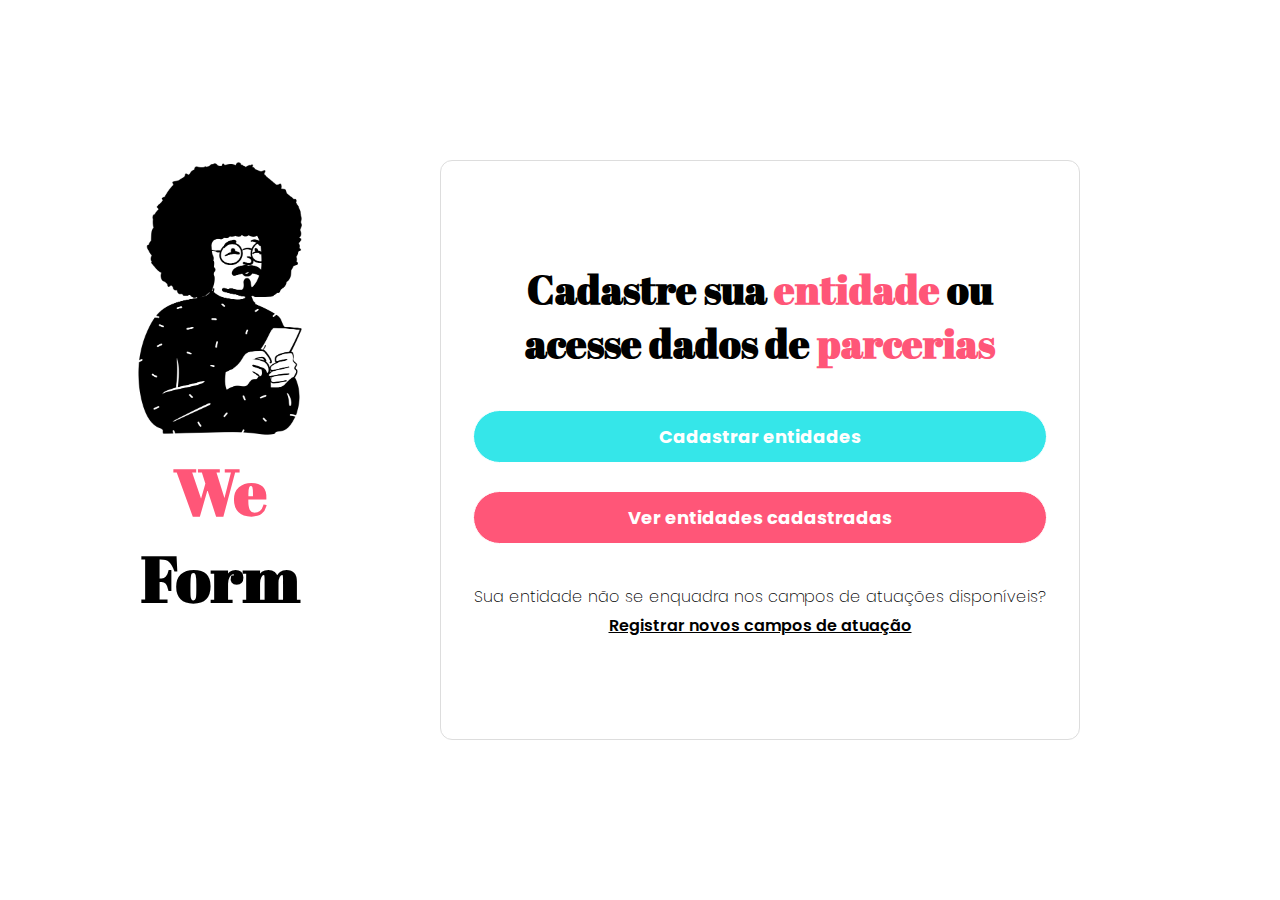
<file: index.html>
<!DOCTYPE html>
<html lang="pt-br">
<head>
    <meta charset="UTF-8">
    <meta name="viewport" content="width=device-width, initial-scale=1.0">
    <title>We Form</title>
    <link rel="stylesheet" href="styles.css">

    <link rel="preconnect" href="https://fonts.googleapis.com">
    <link rel="preconnect" href="https://fonts.gstatic.com" crossorigin>
    <link href="https://fonts.googleapis.com/css2?family=Abril+Fatface&family=Poppins:wght@100;200;400;500;700&display=swap" rel="stylesheet">

    <link rel="stylesheet" href="assets/fontawesome/css/all.css">
</head>
<body>
    
    <section class="home-container">
        <aside>
            <img src="assets/images/hero.png" alt="">
            <h1><span>We</span> Form</h1>
        </aside>
        <main>
            <h2>Cadastre sua <span>entidade</span> ou<br> acesse dados de <span>parcerias</span></h2>

            <nav>
                <a class="btn" href="cadastro.html">Cadastrar entidades</a>
                <a class="btn" href="ver-entidades.html">Ver entidades cadastradas</a>
            </nav>

            <footer>
                <h3>Sua entidade não se enquadra nos campos de atuações disponíveis?</h3>
                <a href="registro.html">Registrar novos campos de atuação</a>
            </footer>
        </main>
    </section>

</body>
</html>
</file>
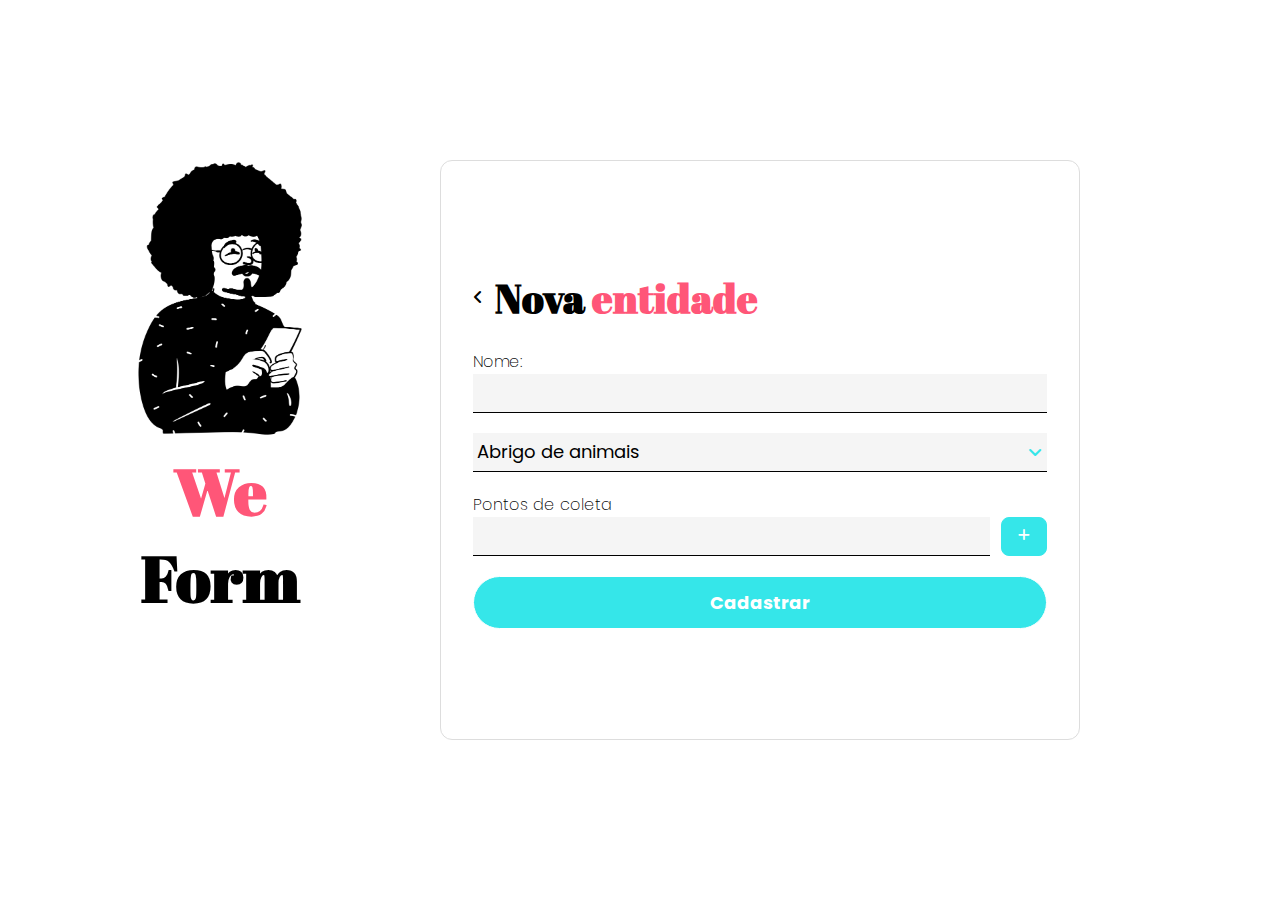
<file: cadastro.html>
<!DOCTYPE html>
<html lang="pt-br">
<head>
    <meta charset="UTF-8">
    <meta name="viewport" content="width=device-width, initial-scale=1.0">
    <title>We Form</title>
    <link rel="stylesheet" href="styles.css">

    <link rel="preconnect" href="https://fonts.googleapis.com">
    <link rel="preconnect" href="https://fonts.gstatic.com" crossorigin>
    <link href="https://fonts.googleapis.com/css2?family=Abril+Fatface&family=Poppins:wght@100;200;400;500;700&display=swap" rel="stylesheet">

    <link rel="stylesheet" href="assets/fontawesome/css/all.css">
</head>
<body>
    
    <section class="home-container">
        <aside>
            <img src="assets/images/hero.png" alt="">
            <h1><span>We</span> Form</h1>
        </aside>
        <main>
            <div class="title">
                <a href="index.html"><i class="fa-solid fa-angle-left"></i></a>
                <h2>Nova<span> entidade</span></h2>
            </div>

            <form>
                <div data-input="name">
                    <label for="input-name">Nome:</label>
                    <input type="text" name="input-name" id="input-name">
                </div>

                <div data-input="action">
                    <select name="input-action" id="">
                        <option disabled>Escolha uma opção</option>
                        <option value="01">Abrigo de animais</option>
                        <option value="02">Centro de alimentação</option>
                        <option value="03">Creche do Sol</option>
                        <option value="04">Cãezins</option>
                    </select>
                </div>

                <div data-input="points">
                    <label for="input-points">Pontos de coleta</label>
                    <input type="text" name="input-points" id="input-points">
                    <button><i class="fa-solid fa-plus"></i></button>
                </div>

                <button class="btn" type="submit" data-button="button">Cadastrar</button>
            </form>
        </main>
    </section>

</body>
</html>
</file>
<file: styles.css>
* {
    margin: 0;
    padding: 0;
    box-sizing: border-box;
}

body {
    font: 200 1.6rem 'Poppins', sans-serif;
    height: 100vh;
}

button {
    cursor: pointer;
    font-family: 'Poppins', sans-serif;
}

.btn {
    border: .1rem solid;
    display: block;
    text-decoration: none;    
    text-align: center;
    padding: 1.2rem 0;
    font-size: 1.8rem;
    border-radius: 3.2rem;
    font-weight: 700;
    width: 100%;
    cursor: pointer;
}

:root {
    
    font-size: 62.5%;

    /* colors */
    --red: #ff5678;
    --light-blue: #35e6e9;
    --black: #000000;
    --white: #ffffff;
}

h1, h2 {
    font-family: 'Abril Fatface', serif;

}

.home-container {
    height: 100vh;
    
    display: grid;
    grid-template-areas: 
        ". . . . ."
        ". aside content-text . ."
        ". aside content-text . ."
        ". . . . .";

    gap: 10rem;
}

main, aside {}

main {
    grid-area: content-text;

    border: 1px solid #ddd;
    border-radius: 1.2rem;
    padding: 3.2rem;
    
    display: flex;
    flex-direction: column;
    justify-content: center;
    width: 64rem;
    
}

main nav {
    display: flex;
    flex-flow: column;
    gap: 2.8rem 0;
    margin: 4rem 0;
}

main nav a {
    color: var(--white);
}

main nav a:nth-child(2n + 1)  {
    background-color: var(--light-blue)
}
main nav a:nth-child(2n + 2) {
    background-color: var(--red)
}

main nav a:hover:nth-child(2n + 1)  {
    background-color: transparent;
    color: var(--light-blue);
    border-color: var(--light-blue);
}
main nav a:hover:nth-child(2n + 2) {
    background-color: transparent;
    color: var(--red);
    border-color: var(--red);
}

main h2 {
    font-size: 4rem;
    text-align: center;
}
main h2 span {
    color: var(--red);
}

aside {
    grid-area: aside;
}

aside img {
    width: 100%;
    max-height: 40rem;
    object-fit: contain;
}

aside h1 {
    font-size: 6.4rem;
    text-align: center;
}
aside h1 span {
    color: var(--red)
}

footer {
    text-align: center;
}
footer h3 {
    font-size: 1.6rem;
    margin-bottom: .4rem;
    font-weight: 200;
}
footer a {
    color: var(--black);
    font-weight: 600;
}

footer a:hover {
    text-decoration-color: var(--red);
}

main .title {
    display: flex;
    align-items: center;
    gap: 1.2rem;
    margin-bottom: 2.4rem;
}

main .title h2 {}

main .title a i {
    color: var(--black)
}

main .title a:hover i  {
    color: var(--red);
}

main form {}
main form label {
    display: block;
}
main form [data-input] {}
main form [data-input] input {}
main form [data-input] :is(input:focus, select:focus) {
    outline: none;
    border-color: var(--light-blue);
}
main form > [data-input] :is(input, select) {
    display: block;
    width: 100%;
    height: 3.9rem;
    font-size: 1.8rem;
    background-color: rgba(240, 240, 240, 0.69);
    border-top: 0;
    border-left: 0;
    border-right: 0;
    border-bottom: .1rem solid var(--black);
    font-family: 'Poppins', sans-serif;
    padding: .4rem;
}
main form [data-input="action"] {
    position: relative;
}
main form [data-input] select {
    margin: 2rem 0;
    appearance: none;
    position: relative;
}
main form [data-input="action"]:after {
    content: '\f107';
    position: absolute;
    font-size: 2rem;
    right: .5rem;
    top: 1.2rem;
    z-index: 2;
    font: var(--fa-font-solid);
    color: var(--light-blue);
}
main form [data-input] select option {}
main form [data-input="points"] {
    display: flex;
    flex-wrap: wrap;
    justify-content: space-between;
}
main form [data-input="points"] input {
    flex-basis: 90%;
}
main form [data-input="points"] button {
    flex-basis: 8%;
    border-radius: .8rem;
    border: .1rem solid var(--light-blue);
}
main form button {
    background-color: var(--light-blue);
    color: var(--white);
    
}
main form button:hover {
    background-color: transparent;
    color: var(--light-blue);
    border-color: var(--light-blue);
}
main form button[data-button="button"] {
    margin-top: 2rem;
}
</file>
